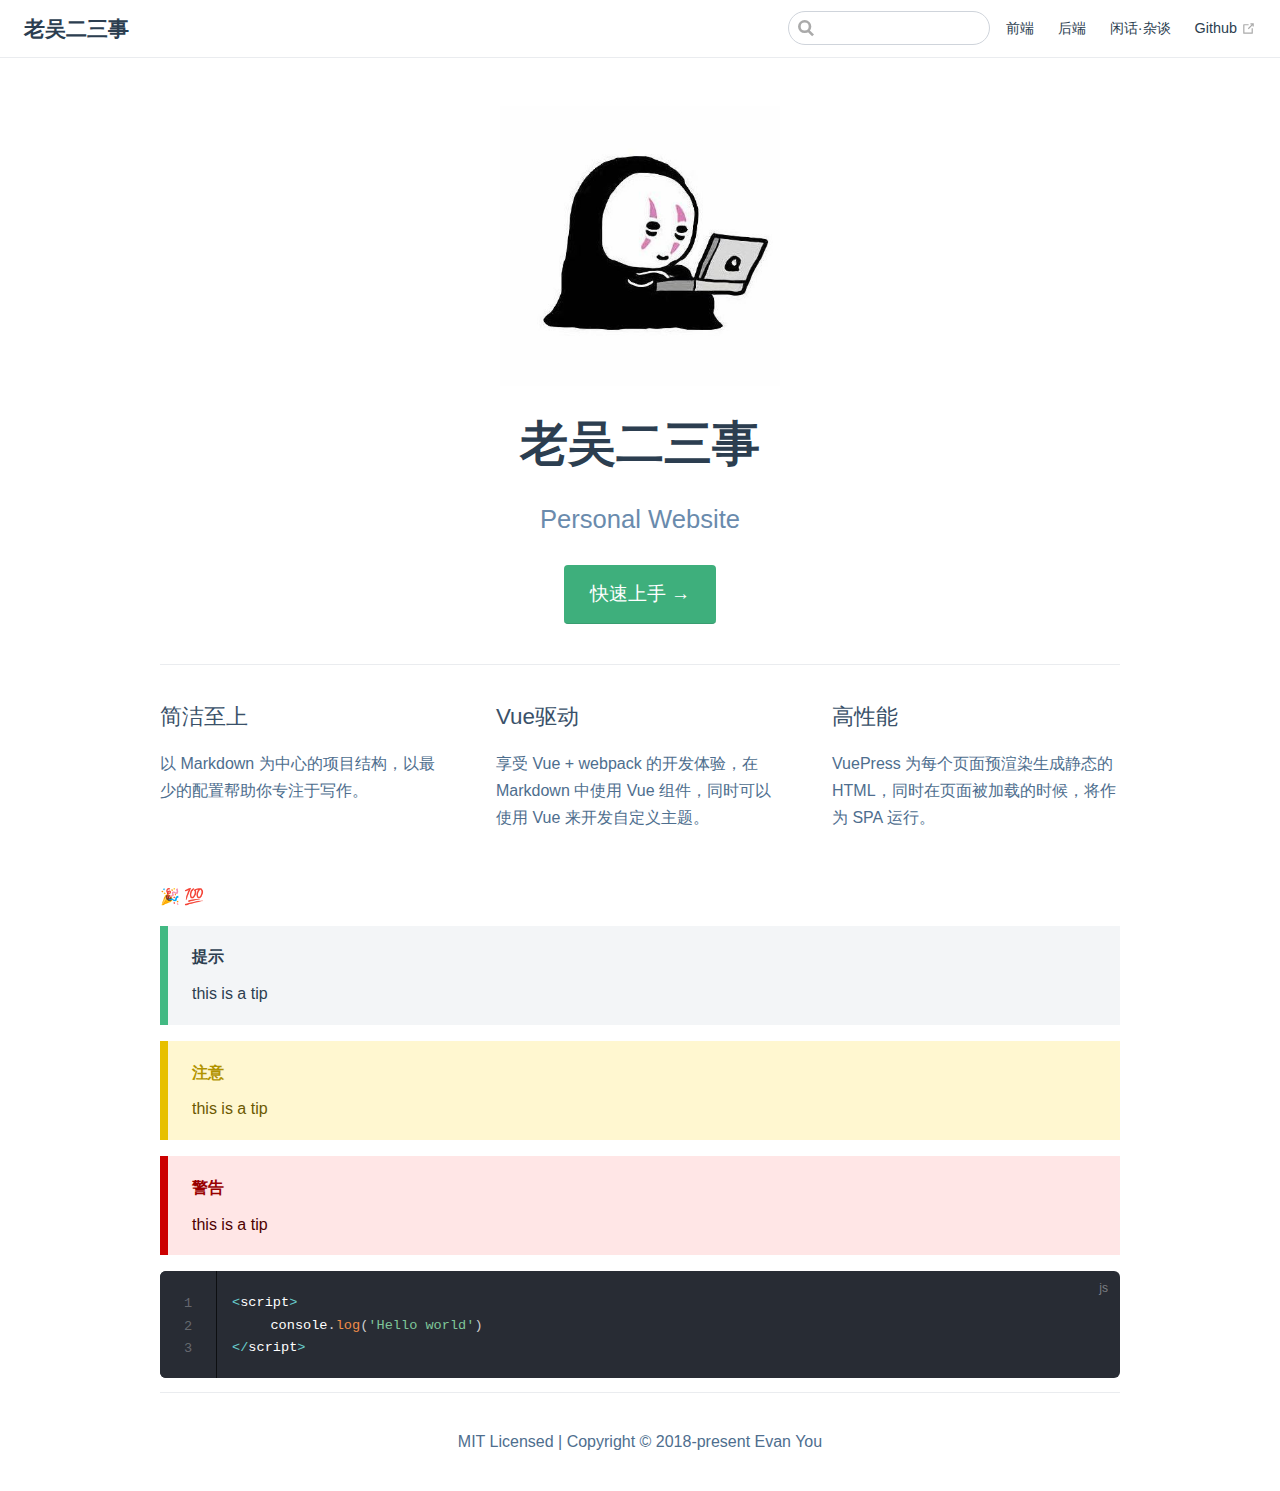
<file: index.html>
<!DOCTYPE html>
<html lang="en-US">
  <head>
    <meta charset="utf-8">
    <meta name="viewport" content="width=device-width,initial-scale=1">
    <title>老吴二三事</title>
    <meta name="generator" content="VuePress 1.5.4">
    <link rel="icon" href="/images/photo.jpg">
    <link rel="manifest" href="/images/photo.jpg">
    <link rel="apple-touch-icon" href="/images/photo.jpg">
    <meta name="description" content="Personal Website">
    <meta http-quiv="pragma" cotent="no-cache">
    <meta http-quiv="pragma" cotent="no-cache,must-revalidate">
    <meta http-quiv="expires" cotent="0">
    <link rel="preload" href="/assets/css/0.styles.3cdc0ec3.css" as="style"><link rel="preload" href="/assets/js/app.0151d90b.js" as="script"><link rel="preload" href="/assets/js/2.cd95f70d.js" as="script"><link rel="preload" href="/assets/js/5.a666e78b.js" as="script"><link rel="prefetch" href="/assets/js/3.855e5902.js"><link rel="prefetch" href="/assets/js/4.08f4aaf6.js"><link rel="prefetch" href="/assets/js/6.bacd368f.js"><link rel="prefetch" href="/assets/js/7.2c61def6.js"><link rel="prefetch" href="/assets/js/8.1e59daa3.js"><link rel="prefetch" href="/assets/js/9.ea0b1e1a.js">
    <link rel="stylesheet" href="/assets/css/0.styles.3cdc0ec3.css">
  </head>
  <body>
    <div id="app" data-server-rendered="true"><div class="theme-container no-sidebar"><header class="navbar"><div class="sidebar-button"><svg xmlns="http://www.w3.org/2000/svg" aria-hidden="true" role="img" viewBox="0 0 448 512" class="icon"><path fill="currentColor" d="M436 124H12c-6.627 0-12-5.373-12-12V80c0-6.627 5.373-12 12-12h424c6.627 0 12 5.373 12 12v32c0 6.627-5.373 12-12 12zm0 160H12c-6.627 0-12-5.373-12-12v-32c0-6.627 5.373-12 12-12h424c6.627 0 12 5.373 12 12v32c0 6.627-5.373 12-12 12zm0 160H12c-6.627 0-12-5.373-12-12v-32c0-6.627 5.373-12 12-12h424c6.627 0 12 5.373 12 12v32c0 6.627-5.373 12-12 12z"></path></svg></div> <a href="/" aria-current="page" class="home-link router-link-exact-active router-link-active"><!----> <span class="site-name">老吴二三事</span></a> <div class="links"><div class="search-box"><input aria-label="Search" autocomplete="off" spellcheck="false" value=""> <!----></div> <nav class="nav-links can-hide"><div class="nav-item"><a href="/accumulate/" class="nav-link">
  前端
</a></div><div class="nav-item"><a href="/algorithm/" class="nav-link">
  后端
</a></div><div class="nav-item"><a href="/others/" class="nav-link">
  闲话·杂谈
</a></div><div class="nav-item"><a href="https://baidu.com" target="_blank" rel="noopener noreferrer" class="nav-link external">
  Github
  <svg xmlns="http://www.w3.org/2000/svg" aria-hidden="true" x="0px" y="0px" viewBox="0 0 100 100" width="15" height="15" class="icon outbound"><path fill="currentColor" d="M18.8,85.1h56l0,0c2.2,0,4-1.8,4-4v-32h-8v28h-48v-48h28v-8h-32l0,0c-2.2,0-4,1.8-4,4v56C14.8,83.3,16.6,85.1,18.8,85.1z"></path> <polygon fill="currentColor" points="45.7,48.7 51.3,54.3 77.2,28.5 77.2,37.2 85.2,37.2 85.2,14.9 62.8,14.9 62.8,22.9 71.5,22.9"></polygon></svg></a></div> <!----></nav></div></header> <div class="sidebar-mask"></div> <aside class="sidebar"><nav class="nav-links"><div class="nav-item"><a href="/accumulate/" class="nav-link">
  前端
</a></div><div class="nav-item"><a href="/algorithm/" class="nav-link">
  后端
</a></div><div class="nav-item"><a href="/others/" class="nav-link">
  闲话·杂谈
</a></div><div class="nav-item"><a href="https://baidu.com" target="_blank" rel="noopener noreferrer" class="nav-link external">
  Github
  <svg xmlns="http://www.w3.org/2000/svg" aria-hidden="true" x="0px" y="0px" viewBox="0 0 100 100" width="15" height="15" class="icon outbound"><path fill="currentColor" d="M18.8,85.1h56l0,0c2.2,0,4-1.8,4-4v-32h-8v28h-48v-48h28v-8h-32l0,0c-2.2,0-4,1.8-4,4v56C14.8,83.3,16.6,85.1,18.8,85.1z"></path> <polygon fill="currentColor" points="45.7,48.7 51.3,54.3 77.2,28.5 77.2,37.2 85.2,37.2 85.2,14.9 62.8,14.9 62.8,22.9 71.5,22.9"></polygon></svg></a></div> <!----></nav>  <ul class="sidebar-links"><li><section class="sidebar-group depth-0"><p class="sidebar-heading open"><span>Home</span> <!----></p> <!----></section></li></ul> </aside> <main aria-labelledby="main-title" class="home"><header class="hero"><img src="/images/photo.jpg" alt="hero"> <h1 id="main-title">
      老吴二三事
    </h1> <p class="description">
      Personal Website
    </p> <p class="action"><a href="/guide.html" class="nav-link action-button">
  快速上手 →
</a></p></header> <div class="features"><div class="feature"><h2>简洁至上</h2> <p>以 Markdown 为中心的项目结构，以最少的配置帮助你专注于写作。</p></div><div class="feature"><h2>Vue驱动</h2> <p>享受 Vue + webpack 的开发体验，在 Markdown 中使用 Vue 组件，同时可以使用 Vue 来开发自定义主题。</p></div><div class="feature"><h2>高性能</h2> <p>VuePress 为每个页面预渲染生成静态的 HTML，同时在页面被加载的时候，将作为 SPA 运行。</p></div></div> <div class="theme-default-content custom content__default"><p>🎉 💯</p> <div class="custom-block tip"><p class="custom-block-title">提示</p> <p>this is a tip</p></div> <div class="custom-block warning"><p class="custom-block-title">注意</p> <p>this is a tip</p></div> <div class="custom-block danger"><p class="custom-block-title">警告</p> <p>this is a tip</p></div> <div class="language-js line-numbers-mode"><pre class="language-js"><code><span class="token operator">&lt;</span>script<span class="token operator">&gt;</span>
	console<span class="token punctuation">.</span><span class="token function">log</span><span class="token punctuation">(</span><span class="token string">'Hello world'</span><span class="token punctuation">)</span>
<span class="token operator">&lt;</span><span class="token operator">/</span>script<span class="token operator">&gt;</span>
</code></pre> <div class="line-numbers-wrapper"><span class="line-number">1</span><br><span class="line-number">2</span><br><span class="line-number">3</span><br></div></div></div> <div class="footer">
    MIT Licensed | Copyright © 2018-present Evan You
  </div></main></div><div class="global-ui"></div></div>
    <script src="/assets/js/app.0151d90b.js" defer></script><script src="/assets/js/2.cd95f70d.js" defer></script><script src="/assets/js/5.a666e78b.js" defer></script>
  </body>
</html>
</file>
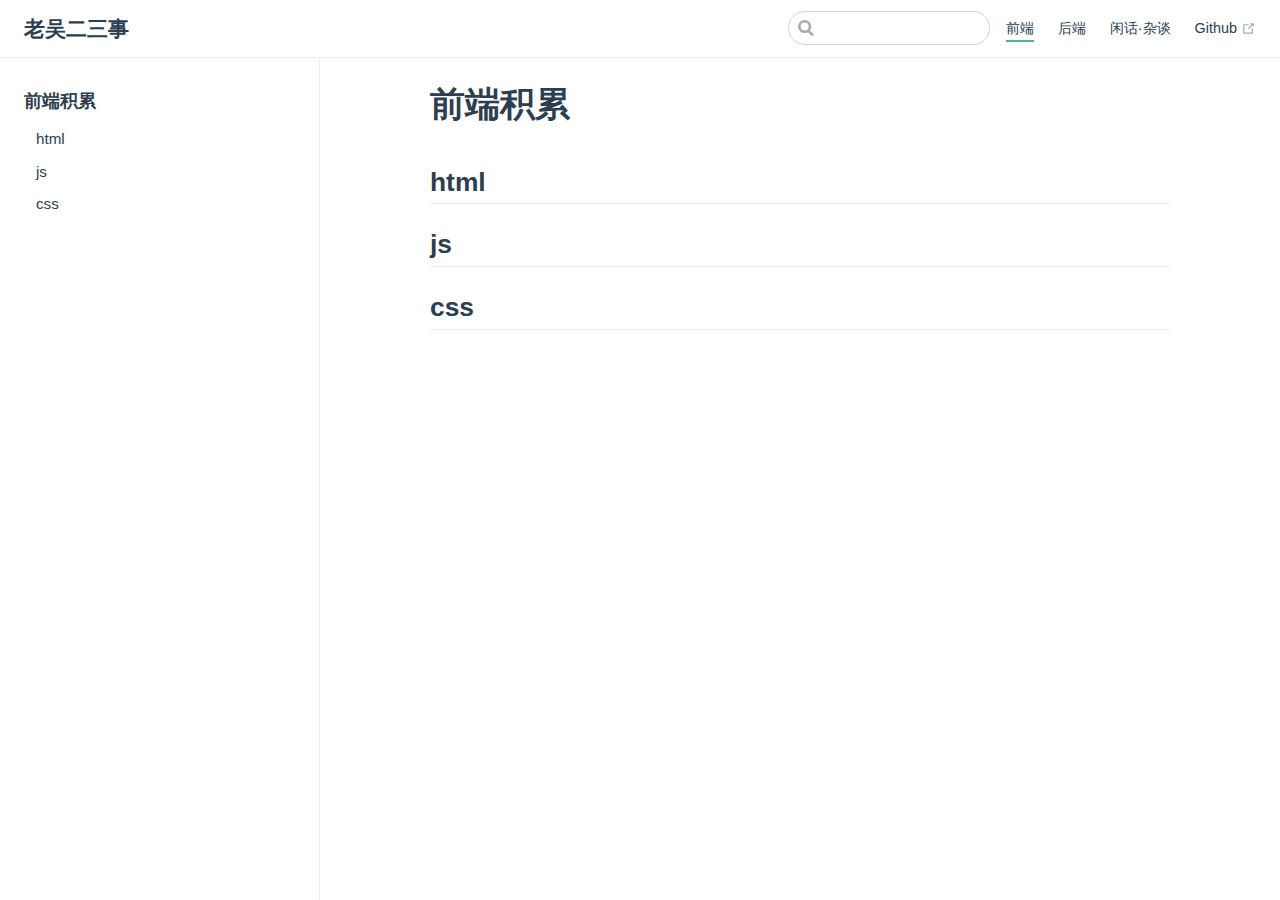
<file: accumulate/index.html>
<!DOCTYPE html>
<html lang="en-US">
  <head>
    <meta charset="utf-8">
    <meta name="viewport" content="width=device-width,initial-scale=1">
    <title>前端积累 | 老吴二三事</title>
    <meta name="generator" content="VuePress 1.5.4">
    <link rel="icon" href="/images/photo.jpg">
    <link rel="manifest" href="/images/photo.jpg">
    <link rel="apple-touch-icon" href="/images/photo.jpg">
    <meta name="description" content="Personal Website">
    <meta http-quiv="pragma" cotent="no-cache">
    <meta http-quiv="pragma" cotent="no-cache,must-revalidate">
    <meta http-quiv="expires" cotent="0">
    <link rel="preload" href="/assets/css/0.styles.3cdc0ec3.css" as="style"><link rel="preload" href="/assets/js/app.0151d90b.js" as="script"><link rel="preload" href="/assets/js/2.cd95f70d.js" as="script"><link rel="preload" href="/assets/js/6.bacd368f.js" as="script"><link rel="prefetch" href="/assets/js/3.855e5902.js"><link rel="prefetch" href="/assets/js/4.08f4aaf6.js"><link rel="prefetch" href="/assets/js/5.a666e78b.js"><link rel="prefetch" href="/assets/js/7.2c61def6.js"><link rel="prefetch" href="/assets/js/8.1e59daa3.js"><link rel="prefetch" href="/assets/js/9.ea0b1e1a.js">
    <link rel="stylesheet" href="/assets/css/0.styles.3cdc0ec3.css">
  </head>
  <body>
    <div id="app" data-server-rendered="true"><div class="theme-container"><header class="navbar"><div class="sidebar-button"><svg xmlns="http://www.w3.org/2000/svg" aria-hidden="true" role="img" viewBox="0 0 448 512" class="icon"><path fill="currentColor" d="M436 124H12c-6.627 0-12-5.373-12-12V80c0-6.627 5.373-12 12-12h424c6.627 0 12 5.373 12 12v32c0 6.627-5.373 12-12 12zm0 160H12c-6.627 0-12-5.373-12-12v-32c0-6.627 5.373-12 12-12h424c6.627 0 12 5.373 12 12v32c0 6.627-5.373 12-12 12zm0 160H12c-6.627 0-12-5.373-12-12v-32c0-6.627 5.373-12 12-12h424c6.627 0 12 5.373 12 12v32c0 6.627-5.373 12-12 12z"></path></svg></div> <a href="/" class="home-link router-link-active"><!----> <span class="site-name">老吴二三事</span></a> <div class="links"><div class="search-box"><input aria-label="Search" autocomplete="off" spellcheck="false" value=""> <!----></div> <nav class="nav-links can-hide"><div class="nav-item"><a href="/accumulate/" aria-current="page" class="nav-link router-link-exact-active router-link-active">
  前端
</a></div><div class="nav-item"><a href="/algorithm/" class="nav-link">
  后端
</a></div><div class="nav-item"><a href="/others/" class="nav-link">
  闲话·杂谈
</a></div><div class="nav-item"><a href="https://baidu.com" target="_blank" rel="noopener noreferrer" class="nav-link external">
  Github
  <svg xmlns="http://www.w3.org/2000/svg" aria-hidden="true" x="0px" y="0px" viewBox="0 0 100 100" width="15" height="15" class="icon outbound"><path fill="currentColor" d="M18.8,85.1h56l0,0c2.2,0,4-1.8,4-4v-32h-8v28h-48v-48h28v-8h-32l0,0c-2.2,0-4,1.8-4,4v56C14.8,83.3,16.6,85.1,18.8,85.1z"></path> <polygon fill="currentColor" points="45.7,48.7 51.3,54.3 77.2,28.5 77.2,37.2 85.2,37.2 85.2,14.9 62.8,14.9 62.8,22.9 71.5,22.9"></polygon></svg></a></div> <!----></nav></div></header> <div class="sidebar-mask"></div> <aside class="sidebar"><nav class="nav-links"><div class="nav-item"><a href="/accumulate/" aria-current="page" class="nav-link router-link-exact-active router-link-active">
  前端
</a></div><div class="nav-item"><a href="/algorithm/" class="nav-link">
  后端
</a></div><div class="nav-item"><a href="/others/" class="nav-link">
  闲话·杂谈
</a></div><div class="nav-item"><a href="https://baidu.com" target="_blank" rel="noopener noreferrer" class="nav-link external">
  Github
  <svg xmlns="http://www.w3.org/2000/svg" aria-hidden="true" x="0px" y="0px" viewBox="0 0 100 100" width="15" height="15" class="icon outbound"><path fill="currentColor" d="M18.8,85.1h56l0,0c2.2,0,4-1.8,4-4v-32h-8v28h-48v-48h28v-8h-32l0,0c-2.2,0-4,1.8-4,4v56C14.8,83.3,16.6,85.1,18.8,85.1z"></path> <polygon fill="currentColor" points="45.7,48.7 51.3,54.3 77.2,28.5 77.2,37.2 85.2,37.2 85.2,14.9 62.8,14.9 62.8,22.9 71.5,22.9"></polygon></svg></a></div> <!----></nav>  <ul class="sidebar-links"><li><section class="sidebar-group depth-0"><p class="sidebar-heading open"><span>前端积累</span> <!----></p> <ul class="sidebar-links sidebar-group-items"><li><a href="/accumulate/#html" class="sidebar-link">html</a><ul class="sidebar-sub-headers"></ul></li><li><a href="/accumulate/#js" class="sidebar-link">js</a><ul class="sidebar-sub-headers"></ul></li><li><a href="/accumulate/#css" class="sidebar-link">css</a><ul class="sidebar-sub-headers"></ul></li></ul></section></li></ul> </aside> <main class="page"> <div class="theme-default-content content__default"><h1 id="前端积累"><a href="#前端积累" class="header-anchor">#</a> 前端积累</h1> <h2 id="html"><a href="#html" class="header-anchor">#</a> html</h2> <h2 id="js"><a href="#js" class="header-anchor">#</a> js</h2> <h2 id="css"><a href="#css" class="header-anchor">#</a> css</h2></div> <footer class="page-edit"><!----> <!----></footer> <!----> </main></div><div class="global-ui"></div></div>
    <script src="/assets/js/app.0151d90b.js" defer></script><script src="/assets/js/2.cd95f70d.js" defer></script><script src="/assets/js/6.bacd368f.js" defer></script>
  </body>
</html>
</file>
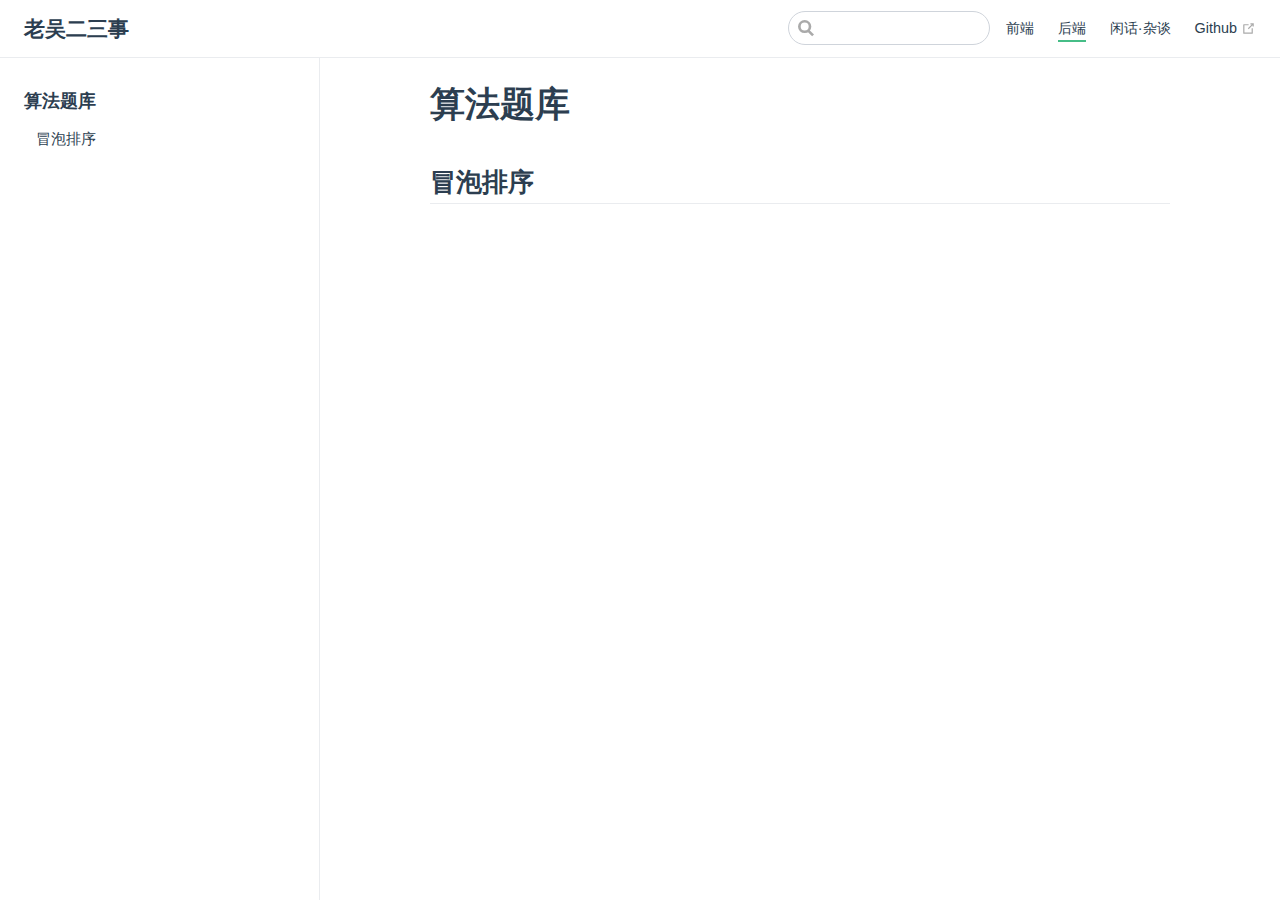
<file: algorithm/index.html>
<!DOCTYPE html>
<html lang="en-US">
  <head>
    <meta charset="utf-8">
    <meta name="viewport" content="width=device-width,initial-scale=1">
    <title>算法题库 | 老吴二三事</title>
    <meta name="generator" content="VuePress 1.5.4">
    <link rel="icon" href="/images/photo.jpg">
    <link rel="manifest" href="/images/photo.jpg">
    <link rel="apple-touch-icon" href="/images/photo.jpg">
    <meta name="description" content="Personal Website">
    <meta http-quiv="pragma" cotent="no-cache">
    <meta http-quiv="pragma" cotent="no-cache,must-revalidate">
    <meta http-quiv="expires" cotent="0">
    <link rel="preload" href="/assets/css/0.styles.3cdc0ec3.css" as="style"><link rel="preload" href="/assets/js/app.0151d90b.js" as="script"><link rel="preload" href="/assets/js/2.cd95f70d.js" as="script"><link rel="preload" href="/assets/js/7.2c61def6.js" as="script"><link rel="prefetch" href="/assets/js/3.855e5902.js"><link rel="prefetch" href="/assets/js/4.08f4aaf6.js"><link rel="prefetch" href="/assets/js/5.a666e78b.js"><link rel="prefetch" href="/assets/js/6.bacd368f.js"><link rel="prefetch" href="/assets/js/8.1e59daa3.js"><link rel="prefetch" href="/assets/js/9.ea0b1e1a.js">
    <link rel="stylesheet" href="/assets/css/0.styles.3cdc0ec3.css">
  </head>
  <body>
    <div id="app" data-server-rendered="true"><div class="theme-container"><header class="navbar"><div class="sidebar-button"><svg xmlns="http://www.w3.org/2000/svg" aria-hidden="true" role="img" viewBox="0 0 448 512" class="icon"><path fill="currentColor" d="M436 124H12c-6.627 0-12-5.373-12-12V80c0-6.627 5.373-12 12-12h424c6.627 0 12 5.373 12 12v32c0 6.627-5.373 12-12 12zm0 160H12c-6.627 0-12-5.373-12-12v-32c0-6.627 5.373-12 12-12h424c6.627 0 12 5.373 12 12v32c0 6.627-5.373 12-12 12zm0 160H12c-6.627 0-12-5.373-12-12v-32c0-6.627 5.373-12 12-12h424c6.627 0 12 5.373 12 12v32c0 6.627-5.373 12-12 12z"></path></svg></div> <a href="/" class="home-link router-link-active"><!----> <span class="site-name">老吴二三事</span></a> <div class="links"><div class="search-box"><input aria-label="Search" autocomplete="off" spellcheck="false" value=""> <!----></div> <nav class="nav-links can-hide"><div class="nav-item"><a href="/accumulate/" class="nav-link">
  前端
</a></div><div class="nav-item"><a href="/algorithm/" aria-current="page" class="nav-link router-link-exact-active router-link-active">
  后端
</a></div><div class="nav-item"><a href="/others/" class="nav-link">
  闲话·杂谈
</a></div><div class="nav-item"><a href="https://baidu.com" target="_blank" rel="noopener noreferrer" class="nav-link external">
  Github
  <svg xmlns="http://www.w3.org/2000/svg" aria-hidden="true" x="0px" y="0px" viewBox="0 0 100 100" width="15" height="15" class="icon outbound"><path fill="currentColor" d="M18.8,85.1h56l0,0c2.2,0,4-1.8,4-4v-32h-8v28h-48v-48h28v-8h-32l0,0c-2.2,0-4,1.8-4,4v56C14.8,83.3,16.6,85.1,18.8,85.1z"></path> <polygon fill="currentColor" points="45.7,48.7 51.3,54.3 77.2,28.5 77.2,37.2 85.2,37.2 85.2,14.9 62.8,14.9 62.8,22.9 71.5,22.9"></polygon></svg></a></div> <!----></nav></div></header> <div class="sidebar-mask"></div> <aside class="sidebar"><nav class="nav-links"><div class="nav-item"><a href="/accumulate/" class="nav-link">
  前端
</a></div><div class="nav-item"><a href="/algorithm/" aria-current="page" class="nav-link router-link-exact-active router-link-active">
  后端
</a></div><div class="nav-item"><a href="/others/" class="nav-link">
  闲话·杂谈
</a></div><div class="nav-item"><a href="https://baidu.com" target="_blank" rel="noopener noreferrer" class="nav-link external">
  Github
  <svg xmlns="http://www.w3.org/2000/svg" aria-hidden="true" x="0px" y="0px" viewBox="0 0 100 100" width="15" height="15" class="icon outbound"><path fill="currentColor" d="M18.8,85.1h56l0,0c2.2,0,4-1.8,4-4v-32h-8v28h-48v-48h28v-8h-32l0,0c-2.2,0-4,1.8-4,4v56C14.8,83.3,16.6,85.1,18.8,85.1z"></path> <polygon fill="currentColor" points="45.7,48.7 51.3,54.3 77.2,28.5 77.2,37.2 85.2,37.2 85.2,14.9 62.8,14.9 62.8,22.9 71.5,22.9"></polygon></svg></a></div> <!----></nav>  <ul class="sidebar-links"><li><section class="sidebar-group depth-0"><p class="sidebar-heading open"><span>算法题库</span> <!----></p> <ul class="sidebar-links sidebar-group-items"><li><a href="/algorithm/#冒泡排序" class="sidebar-link">冒泡排序</a><ul class="sidebar-sub-headers"></ul></li></ul></section></li></ul> </aside> <main class="page"> <div class="theme-default-content content__default"><h1 id="算法题库"><a href="#算法题库" class="header-anchor">#</a> 算法题库</h1> <h2 id="冒泡排序"><a href="#冒泡排序" class="header-anchor">#</a> 冒泡排序</h2></div> <footer class="page-edit"><!----> <!----></footer> <!----> </main></div><div class="global-ui"></div></div>
    <script src="/assets/js/app.0151d90b.js" defer></script><script src="/assets/js/2.cd95f70d.js" defer></script><script src="/assets/js/7.2c61def6.js" defer></script>
  </body>
</html>
</file>
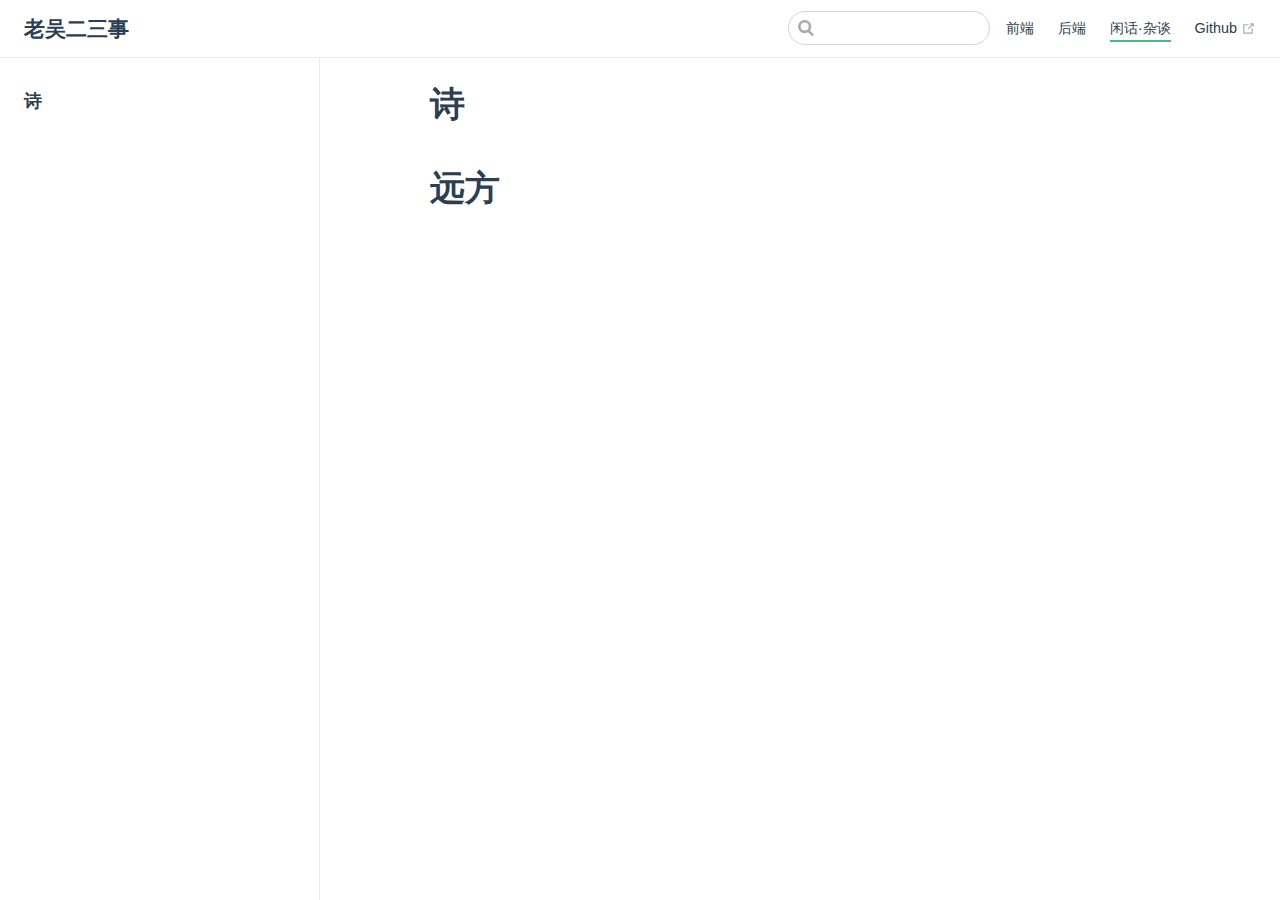
<file: others/index.html>
<!DOCTYPE html>
<html lang="en-US">
  <head>
    <meta charset="utf-8">
    <meta name="viewport" content="width=device-width,initial-scale=1">
    <title>诗 | 老吴二三事</title>
    <meta name="generator" content="VuePress 1.5.4">
    <link rel="icon" href="/images/photo.jpg">
    <link rel="manifest" href="/images/photo.jpg">
    <link rel="apple-touch-icon" href="/images/photo.jpg">
    <meta name="description" content="Personal Website">
    <meta http-quiv="pragma" cotent="no-cache">
    <meta http-quiv="pragma" cotent="no-cache,must-revalidate">
    <meta http-quiv="expires" cotent="0">
    <link rel="preload" href="/assets/css/0.styles.3cdc0ec3.css" as="style"><link rel="preload" href="/assets/js/app.0151d90b.js" as="script"><link rel="preload" href="/assets/js/2.cd95f70d.js" as="script"><link rel="preload" href="/assets/js/9.ea0b1e1a.js" as="script"><link rel="prefetch" href="/assets/js/3.855e5902.js"><link rel="prefetch" href="/assets/js/4.08f4aaf6.js"><link rel="prefetch" href="/assets/js/5.a666e78b.js"><link rel="prefetch" href="/assets/js/6.bacd368f.js"><link rel="prefetch" href="/assets/js/7.2c61def6.js"><link rel="prefetch" href="/assets/js/8.1e59daa3.js">
    <link rel="stylesheet" href="/assets/css/0.styles.3cdc0ec3.css">
  </head>
  <body>
    <div id="app" data-server-rendered="true"><div class="theme-container"><header class="navbar"><div class="sidebar-button"><svg xmlns="http://www.w3.org/2000/svg" aria-hidden="true" role="img" viewBox="0 0 448 512" class="icon"><path fill="currentColor" d="M436 124H12c-6.627 0-12-5.373-12-12V80c0-6.627 5.373-12 12-12h424c6.627 0 12 5.373 12 12v32c0 6.627-5.373 12-12 12zm0 160H12c-6.627 0-12-5.373-12-12v-32c0-6.627 5.373-12 12-12h424c6.627 0 12 5.373 12 12v32c0 6.627-5.373 12-12 12zm0 160H12c-6.627 0-12-5.373-12-12v-32c0-6.627 5.373-12 12-12h424c6.627 0 12 5.373 12 12v32c0 6.627-5.373 12-12 12z"></path></svg></div> <a href="/" class="home-link router-link-active"><!----> <span class="site-name">老吴二三事</span></a> <div class="links"><div class="search-box"><input aria-label="Search" autocomplete="off" spellcheck="false" value=""> <!----></div> <nav class="nav-links can-hide"><div class="nav-item"><a href="/accumulate/" class="nav-link">
  前端
</a></div><div class="nav-item"><a href="/algorithm/" class="nav-link">
  后端
</a></div><div class="nav-item"><a href="/others/" aria-current="page" class="nav-link router-link-exact-active router-link-active">
  闲话·杂谈
</a></div><div class="nav-item"><a href="https://baidu.com" target="_blank" rel="noopener noreferrer" class="nav-link external">
  Github
  <svg xmlns="http://www.w3.org/2000/svg" aria-hidden="true" x="0px" y="0px" viewBox="0 0 100 100" width="15" height="15" class="icon outbound"><path fill="currentColor" d="M18.8,85.1h56l0,0c2.2,0,4-1.8,4-4v-32h-8v28h-48v-48h28v-8h-32l0,0c-2.2,0-4,1.8-4,4v56C14.8,83.3,16.6,85.1,18.8,85.1z"></path> <polygon fill="currentColor" points="45.7,48.7 51.3,54.3 77.2,28.5 77.2,37.2 85.2,37.2 85.2,14.9 62.8,14.9 62.8,22.9 71.5,22.9"></polygon></svg></a></div> <!----></nav></div></header> <div class="sidebar-mask"></div> <aside class="sidebar"><nav class="nav-links"><div class="nav-item"><a href="/accumulate/" class="nav-link">
  前端
</a></div><div class="nav-item"><a href="/algorithm/" class="nav-link">
  后端
</a></div><div class="nav-item"><a href="/others/" aria-current="page" class="nav-link router-link-exact-active router-link-active">
  闲话·杂谈
</a></div><div class="nav-item"><a href="https://baidu.com" target="_blank" rel="noopener noreferrer" class="nav-link external">
  Github
  <svg xmlns="http://www.w3.org/2000/svg" aria-hidden="true" x="0px" y="0px" viewBox="0 0 100 100" width="15" height="15" class="icon outbound"><path fill="currentColor" d="M18.8,85.1h56l0,0c2.2,0,4-1.8,4-4v-32h-8v28h-48v-48h28v-8h-32l0,0c-2.2,0-4,1.8-4,4v56C14.8,83.3,16.6,85.1,18.8,85.1z"></path> <polygon fill="currentColor" points="45.7,48.7 51.3,54.3 77.2,28.5 77.2,37.2 85.2,37.2 85.2,14.9 62.8,14.9 62.8,22.9 71.5,22.9"></polygon></svg></a></div> <!----></nav>  <ul class="sidebar-links"><li><section class="sidebar-group depth-0"><p class="sidebar-heading open"><span>诗</span> <!----></p> <!----></section></li></ul> </aside> <main class="page"> <div class="theme-default-content content__default"><h1 id="诗"><a href="#诗" class="header-anchor">#</a> 诗</h1> <h1 id="远方"><a href="#远方" class="header-anchor">#</a> 远方</h1></div> <footer class="page-edit"><!----> <!----></footer> <!----> </main></div><div class="global-ui"></div></div>
    <script src="/assets/js/app.0151d90b.js" defer></script><script src="/assets/js/2.cd95f70d.js" defer></script><script src="/assets/js/9.ea0b1e1a.js" defer></script>
  </body>
</html>
</file>
<file: assets/css/0.styles.3cdc0ec3.css>
code[class*=language-],pre[class*=language-]{color:#ccc;background:none;font-family:Consolas,Monaco,Andale Mono,Ubuntu Mono,monospace;font-size:1em;text-align:left;white-space:pre;word-spacing:normal;word-break:normal;word-wrap:normal;line-height:1.5;-moz-tab-size:4;tab-size:4;-webkit-hyphens:none;-ms-hyphens:none;hyphens:none}pre[class*=language-]{padding:1em;margin:.5em 0;overflow:auto}:not(pre)>code[class*=language-],pre[class*=language-]{background:#2d2d2d}:not(pre)>code[class*=language-]{padding:.1em;border-radius:.3em;white-space:normal}.token.block-comment,.token.cdata,.token.comment,.token.doctype,.token.prolog{color:#999}.token.punctuation{color:#ccc}.token.attr-name,.token.deleted,.token.namespace,.token.tag{color:#e2777a}.token.function-name{color:#6196cc}.token.boolean,.token.function,.token.number{color:#f08d49}.token.class-name,.token.constant,.token.property,.token.symbol{color:#f8c555}.token.atrule,.token.builtin,.token.important,.token.keyword,.token.selector{color:#cc99cd}.token.attr-value,.token.char,.token.regex,.token.string,.token.variable{color:#7ec699}.token.entity,.token.operator,.token.url{color:#67cdcc}.token.bold,.token.important{font-weight:700}.token.italic{font-style:italic}.token.entity{cursor:help}.token.inserted{color:green}.theme-default-content code{color:#476582;padding:.25rem .5rem;margin:0;font-size:.85em;background-color:rgba(27,31,35,.05);border-radius:3px}.theme-default-content code .token.deleted{color:#ec5975}.theme-default-content code .token.inserted{color:#3eaf7c}.theme-default-content pre,.theme-default-content pre[class*=language-]{line-height:1.4;padding:1.25rem 1.5rem;margin:.85rem 0;background-color:#282c34;border-radius:6px;overflow:auto}.theme-default-content pre[class*=language-] code,.theme-default-content pre code{color:#fff;padding:0;background-color:transparent;border-radius:0}div[class*=language-]{position:relative;background-color:#282c34;border-radius:6px}div[class*=language-] .highlight-lines{-webkit-user-select:none;-ms-user-select:none;user-select:none;padding-top:1.3rem;position:absolute;top:0;left:0;width:100%;line-height:1.4}div[class*=language-] .highlight-lines .highlighted{background-color:rgba(0,0,0,.66)}div[class*=language-] pre,div[class*=language-] pre[class*=language-]{background:transparent;position:relative;z-index:1}div[class*=language-]:before{position:absolute;z-index:3;top:.8em;right:1em;font-size:.75rem;color:hsla(0,0%,100%,.4)}div[class*=language-]:not(.line-numbers-mode) .line-numbers-wrapper{display:none}div[class*=language-].line-numbers-mode .highlight-lines .highlighted{position:relative}div[class*=language-].line-numbers-mode .highlight-lines .highlighted:before{content:" ";position:absolute;z-index:3;left:0;top:0;display:block;width:3.5rem;height:100%;background-color:rgba(0,0,0,.66)}div[class*=language-].line-numbers-mode pre{padding-left:4.5rem;vertical-align:middle}div[class*=language-].line-numbers-mode .line-numbers-wrapper{position:absolute;top:0;width:3.5rem;text-align:center;color:hsla(0,0%,100%,.3);padding:1.25rem 0;line-height:1.4}div[class*=language-].line-numbers-mode .line-numbers-wrapper br{-webkit-user-select:none;-ms-user-select:none;user-select:none}div[class*=language-].line-numbers-mode .line-numbers-wrapper .line-number{position:relative;z-index:4;-webkit-user-select:none;-ms-user-select:none;user-select:none;font-size:.85em}div[class*=language-].line-numbers-mode:after{content:"";position:absolute;z-index:2;top:0;left:0;width:3.5rem;height:100%;border-radius:6px 0 0 6px;border-right:1px solid rgba(0,0,0,.66);background-color:#282c34}div[class~=language-js]:before{content:"js"}div[class~=language-ts]:before{content:"ts"}div[class~=language-html]:before{content:"html"}div[class~=language-md]:before{content:"md"}div[class~=language-vue]:before{content:"vue"}div[class~=language-css]:before{content:"css"}div[class~=language-sass]:before{content:"sass"}div[class~=language-scss]:before{content:"scss"}div[class~=language-less]:before{content:"less"}div[class~=language-stylus]:before{content:"stylus"}div[class~=language-go]:before{content:"go"}div[class~=language-java]:before{content:"java"}div[class~=language-c]:before{content:"c"}div[class~=language-sh]:before{content:"sh"}div[class~=language-yaml]:before{content:"yaml"}div[class~=language-py]:before{content:"py"}div[class~=language-docker]:before{content:"docker"}div[class~=language-dockerfile]:before{content:"dockerfile"}div[class~=language-makefile]:before{content:"makefile"}div[class~=language-javascript]:before{content:"js"}div[class~=language-typescript]:before{content:"ts"}div[class~=language-markup]:before{content:"html"}div[class~=language-markdown]:before{content:"md"}div[class~=language-json]:before{content:"json"}div[class~=language-ruby]:before{content:"rb"}div[class~=language-python]:before{content:"py"}div[class~=language-bash]:before{content:"sh"}div[class~=language-php]:before{content:"php"}.custom-block .custom-block-title{font-weight:600;margin-bottom:-.4rem}.custom-block.danger,.custom-block.tip,.custom-block.warning{padding:.1rem 1.5rem;border-left-width:.5rem;border-left-style:solid;margin:1rem 0}.custom-block.tip{background-color:#f3f5f7;border-color:#42b983}.custom-block.warning{background-color:rgba(255,229,100,.3);border-color:#e7c000;color:#6b5900}.custom-block.warning .custom-block-title{color:#b29400}.custom-block.warning a{color:#2c3e50}.custom-block.danger{background-color:#ffe6e6;border-color:#c00;color:#4d0000}.custom-block.danger .custom-block-title{color:#900}.custom-block.danger a{color:#2c3e50}.custom-block.details{display:block;position:relative;border-radius:2px;margin:1.6em 0;padding:1.6em;background-color:#eee}.custom-block.details h4{margin-top:0}.custom-block.details figure:last-child,.custom-block.details p:last-child{margin-bottom:0;padding-bottom:0}.custom-block.details summary{outline:none;cursor:pointer}.arrow{display:inline-block;width:0;height:0}.arrow.up{border-bottom:6px solid #ccc}.arrow.down,.arrow.up{border-left:4px solid transparent;border-right:4px solid transparent}.arrow.down{border-top:6px solid #ccc}.arrow.right{border-left:6px solid #ccc}.arrow.left,.arrow.right{border-top:4px solid transparent;border-bottom:4px solid transparent}.arrow.left{border-right:6px solid #ccc}.theme-default-content:not(.custom){max-width:740px;margin:0 auto;padding:2rem 2.5rem}@media (max-width:959px){.theme-default-content:not(.custom){padding:2rem}}@media (max-width:419px){.theme-default-content:not(.custom){padding:1.5rem}}.table-of-contents .badge{vertical-align:middle}body,html{padding:0;margin:0;background-color:#fff}body{font-family:-apple-system,BlinkMacSystemFont,Segoe UI,Roboto,Oxygen,Ubuntu,Cantarell,Fira Sans,Droid Sans,Helvetica Neue,sans-serif;-webkit-font-smoothing:antialiased;-moz-osx-font-smoothing:grayscale;font-size:16px;color:#2c3e50}.page{padding-left:20rem}.navbar{z-index:20;right:0;height:3.6rem;background-color:#fff;box-sizing:border-box;border-bottom:1px solid #eaecef}.navbar,.sidebar-mask{position:fixed;top:0;left:0}.sidebar-mask{z-index:9;width:100vw;height:100vh;display:none}.sidebar{font-size:16px;background-color:#fff;width:20rem;position:fixed;z-index:10;margin:0;top:3.6rem;left:0;bottom:0;box-sizing:border-box;border-right:1px solid #eaecef;overflow-y:auto}.theme-default-content:not(.custom)>:first-child{margin-top:3.6rem}.theme-default-content:not(.custom) a:hover{text-decoration:underline}.theme-default-content:not(.custom) p.demo{padding:1rem 1.5rem;border:1px solid #ddd;border-radius:4px}.theme-default-content:not(.custom) img{max-width:100%}.theme-default-content.custom{padding:0;margin:0}.theme-default-content.custom img{max-width:100%}a{font-weight:500;text-decoration:none}a,p a code{color:#3eaf7c}p a code{font-weight:400}kbd{background:#eee;border:.15rem solid #ddd;border-bottom:.25rem solid #ddd;border-radius:.15rem;padding:0 .15em}blockquote{font-size:1rem;color:#999;border-left:.2rem solid #dfe2e5;margin:1rem 0;padding:.25rem 0 .25rem 1rem}blockquote>p{margin:0}ol,ul{padding-left:1.2em}strong{font-weight:600}h1,h2,h3,h4,h5,h6{font-weight:600;line-height:1.25}.theme-default-content:not(.custom)>h1,.theme-default-content:not(.custom)>h2,.theme-default-content:not(.custom)>h3,.theme-default-content:not(.custom)>h4,.theme-default-content:not(.custom)>h5,.theme-default-content:not(.custom)>h6{margin-top:-3.1rem;padding-top:4.6rem;margin-bottom:0}.theme-default-content:not(.custom)>h1:first-child,.theme-default-content:not(.custom)>h2:first-child,.theme-default-content:not(.custom)>h3:first-child,.theme-default-content:not(.custom)>h4:first-child,.theme-default-content:not(.custom)>h5:first-child,.theme-default-content:not(.custom)>h6:first-child{margin-top:-1.5rem;margin-bottom:1rem}.theme-default-content:not(.custom)>h1:first-child+.custom-block,.theme-default-content:not(.custom)>h1:first-child+p,.theme-default-content:not(.custom)>h1:first-child+pre,.theme-default-content:not(.custom)>h2:first-child+.custom-block,.theme-default-content:not(.custom)>h2:first-child+p,.theme-default-content:not(.custom)>h2:first-child+pre,.theme-default-content:not(.custom)>h3:first-child+.custom-block,.theme-default-content:not(.custom)>h3:first-child+p,.theme-default-content:not(.custom)>h3:first-child+pre,.theme-default-content:not(.custom)>h4:first-child+.custom-block,.theme-default-content:not(.custom)>h4:first-child+p,.theme-default-content:not(.custom)>h4:first-child+pre,.theme-default-content:not(.custom)>h5:first-child+.custom-block,.theme-default-content:not(.custom)>h5:first-child+p,.theme-default-content:not(.custom)>h5:first-child+pre,.theme-default-content:not(.custom)>h6:first-child+.custom-block,.theme-default-content:not(.custom)>h6:first-child+p,.theme-default-content:not(.custom)>h6:first-child+pre{margin-top:2rem}h1:hover .header-anchor,h2:hover .header-anchor,h3:hover .header-anchor,h4:hover .header-anchor,h5:hover .header-anchor,h6:hover .header-anchor{opacity:1}h1{font-size:2.2rem}h2{font-size:1.65rem;padding-bottom:.3rem;border-bottom:1px solid #eaecef}h3{font-size:1.35rem}a.header-anchor{font-size:.85em;float:left;margin-left:-.87em;padding-right:.23em;margin-top:.125em;opacity:0}a.header-anchor:hover{text-decoration:none}.line-number,code,kbd{font-family:source-code-pro,Menlo,Monaco,Consolas,Courier New,monospace}ol,p,ul{line-height:1.7}hr{border:0;border-top:1px solid #eaecef}table{border-collapse:collapse;margin:1rem 0;display:block;overflow-x:auto}tr{border-top:1px solid #dfe2e5}tr:nth-child(2n){background-color:#f6f8fa}td,th{border:1px solid #dfe2e5;padding:.6em 1em}.theme-container.sidebar-open .sidebar-mask{display:block}.theme-container.no-navbar .theme-default-content:not(.custom)>h1,.theme-container.no-navbar h2,.theme-container.no-navbar h3,.theme-container.no-navbar h4,.theme-container.no-navbar h5,.theme-container.no-navbar h6{margin-top:1.5rem;padding-top:0}.theme-container.no-navbar .sidebar{top:0}@media (min-width:720px){.theme-container.no-sidebar .sidebar{display:none}.theme-container.no-sidebar .page{padding-left:0}}@media (max-width:959px){.sidebar{font-size:15px;width:16.4rem}.page{padding-left:16.4rem}}@media (max-width:719px){.sidebar{top:0;padding-top:3.6rem;transform:translateX(-100%);transition:transform .2s ease}.page{padding-left:0}.theme-container.sidebar-open .sidebar{transform:translateX(0)}.theme-container.no-navbar .sidebar{padding-top:0}}@media (max-width:419px){h1{font-size:1.9rem}.theme-default-content div[class*=language-]{margin:.85rem -1.5rem;border-radius:0}}#nprogress{pointer-events:none}#nprogress .bar{background:#3eaf7c;position:fixed;z-index:1031;top:0;left:0;width:100%;height:2px}#nprogress .peg{display:block;position:absolute;right:0;width:100px;height:100%;box-shadow:0 0 10px #3eaf7c,0 0 5px #3eaf7c;opacity:1;transform:rotate(3deg) translateY(-4px)}#nprogress .spinner{display:block;position:fixed;z-index:1031;top:15px;right:15px}#nprogress .spinner-icon{width:18px;height:18px;box-sizing:border-box;border-color:#3eaf7c transparent transparent #3eaf7c;border-style:solid;border-width:2px;border-radius:50%;animation:nprogress-spinner .4s linear infinite}.nprogress-custom-parent{overflow:hidden;position:relative}.nprogress-custom-parent #nprogress .bar,.nprogress-custom-parent #nprogress .spinner{position:absolute}@keyframes nprogress-spinner{0%{transform:rotate(0deg)}to{transform:rotate(1turn)}}.icon.outbound{color:#aaa;display:inline-block;vertical-align:middle;position:relative;top:-1px}.home{padding:3.6rem 2rem 0;max-width:960px;margin:0 auto;display:block}.home .hero{text-align:center}.home .hero img{max-width:100%;max-height:280px;display:block;margin:3rem auto 1.5rem}.home .hero h1{font-size:3rem}.home .hero .action,.home .hero .description,.home .hero h1{margin:1.8rem auto}.home .hero .description{max-width:35rem;font-size:1.6rem;line-height:1.3;color:#6a8bad}.home .hero .action-button{display:inline-block;font-size:1.2rem;color:#fff;background-color:#3eaf7c;padding:.8rem 1.6rem;border-radius:4px;transition:background-color .1s ease;box-sizing:border-box;border-bottom:1px solid #389d70}.home .hero .action-button:hover{background-color:#4abf8a}.home .features{border-top:1px solid #eaecef;padding:1.2rem 0;margin-top:2.5rem;display:flex;flex-wrap:wrap;align-items:flex-start;align-content:stretch;justify-content:space-between}.home .feature{flex-grow:1;flex-basis:30%;max-width:30%}.home .feature h2{font-size:1.4rem;font-weight:500;border-bottom:none;padding-bottom:0;color:#3a5169}.home .feature p{color:#4e6e8e}.home .footer{padding:2.5rem;border-top:1px solid #eaecef;text-align:center;color:#4e6e8e}@media (max-width:719px){.home .features{flex-direction:column}.home .feature{max-width:100%;padding:0 2.5rem}}@media (max-width:419px){.home{padding-left:1.5rem;padding-right:1.5rem}.home .hero img{max-height:210px;margin:2rem auto 1.2rem}.home .hero h1{font-size:2rem}.home .hero .action,.home .hero .description,.home .hero h1{margin:1.2rem auto}.home .hero .description{font-size:1.2rem}.home .hero .action-button{font-size:1rem;padding:.6rem 1.2rem}.home .feature h2{font-size:1.25rem}}.search-box{display:inline-block;position:relative;margin-right:1rem}.search-box input{cursor:text;width:10rem;height:2rem;color:#4e6e8e;display:inline-block;border:1px solid #cfd4db;border-radius:2rem;font-size:.9rem;line-height:2rem;padding:0 .5rem 0 2rem;outline:none;transition:all .2s ease;background:#fff url(/assets/img/search.83621669.svg) .6rem .5rem no-repeat;background-size:1rem}.search-box input:focus{cursor:auto;border-color:#3eaf7c}.search-box .suggestions{background:#fff;width:20rem;position:absolute;top:2rem;border:1px solid #cfd4db;border-radius:6px;padding:.4rem;list-style-type:none}.search-box .suggestions.align-right{right:0}.search-box .suggestion{line-height:1.4;padding:.4rem .6rem;border-radius:4px;cursor:pointer}.search-box .suggestion a{white-space:normal;color:#5d82a6}.search-box .suggestion a .page-title{font-weight:600}.search-box .suggestion a .header{font-size:.9em;margin-left:.25em}.search-box .suggestion.focused{background-color:#f3f4f5}.search-box .suggestion.focused a{color:#3eaf7c}@media (max-width:959px){.search-box input{cursor:pointer;width:0;border-color:transparent;position:relative}.search-box input:focus{cursor:text;left:0;width:10rem}}@media (-ms-high-contrast:none){.search-box input{height:2rem}}@media (max-width:959px) and (min-width:719px){.search-box .suggestions{left:0}}@media (max-width:719px){.search-box{margin-right:0}.search-box input{left:1rem}.search-box .suggestions{right:0}}@media (max-width:419px){.search-box .suggestions{width:calc(100vw - 4rem)}.search-box input:focus{width:8rem}}.sidebar-button{cursor:pointer;display:none;width:1.25rem;height:1.25rem;position:absolute;padding:.6rem;top:.6rem;left:1rem}.sidebar-button .icon{display:block;width:1.25rem;height:1.25rem}@media (max-width:719px){.sidebar-button{display:block}}.dropdown-enter,.dropdown-leave-to{height:0!important}.dropdown-wrapper{cursor:pointer}.dropdown-wrapper .dropdown-title,.dropdown-wrapper .mobile-dropdown-title{display:block;font-size:.9rem;font-family:inherit;cursor:inherit;padding:inherit;line-height:1.4rem;background:transparent;border:none;font-weight:500;color:#2c3e50}.dropdown-wrapper .dropdown-title:hover,.dropdown-wrapper .mobile-dropdown-title:hover{border-color:transparent}.dropdown-wrapper .dropdown-title .arrow,.dropdown-wrapper .mobile-dropdown-title .arrow{vertical-align:middle;margin-top:-1px;margin-left:.4rem}.dropdown-wrapper .mobile-dropdown-title{display:none;font-weight:600}.dropdown-wrapper .mobile-dropdown-title font-size inherit:hover{color:#3eaf7c}.dropdown-wrapper .nav-dropdown .dropdown-item{color:inherit;line-height:1.7rem}.dropdown-wrapper .nav-dropdown .dropdown-item h4{margin:.45rem 0 0;border-top:1px solid #eee;padding:1rem 1.5rem .45rem 1.25rem}.dropdown-wrapper .nav-dropdown .dropdown-item .dropdown-subitem-wrapper{padding:0;list-style:none}.dropdown-wrapper .nav-dropdown .dropdown-item .dropdown-subitem-wrapper .dropdown-subitem{font-size:.9em}.dropdown-wrapper .nav-dropdown .dropdown-item a{display:block;line-height:1.7rem;position:relative;border-bottom:none;font-weight:400;margin-bottom:0;padding:0 1.5rem 0 1.25rem}.dropdown-wrapper .nav-dropdown .dropdown-item a.router-link-active,.dropdown-wrapper .nav-dropdown .dropdown-item a:hover{color:#3eaf7c}.dropdown-wrapper .nav-dropdown .dropdown-item a.router-link-active:after{content:"";width:0;height:0;border-left:5px solid #3eaf7c;border-top:3px solid transparent;border-bottom:3px solid transparent;position:absolute;top:calc(50% - 2px);left:9px}.dropdown-wrapper .nav-dropdown .dropdown-item:first-child h4{margin-top:0;padding-top:0;border-top:0}@media (max-width:719px){.dropdown-wrapper.open .dropdown-title{margin-bottom:.5rem}.dropdown-wrapper .dropdown-title{display:none}.dropdown-wrapper .mobile-dropdown-title{display:block}.dropdown-wrapper .nav-dropdown{transition:height .1s ease-out;overflow:hidden}.dropdown-wrapper .nav-dropdown .dropdown-item h4{border-top:0;margin-top:0;padding-top:0}.dropdown-wrapper .nav-dropdown .dropdown-item>a,.dropdown-wrapper .nav-dropdown .dropdown-item h4{font-size:15px;line-height:2rem}.dropdown-wrapper .nav-dropdown .dropdown-item .dropdown-subitem{font-size:14px;padding-left:1rem}}@media (min-width:719px){.dropdown-wrapper{height:1.8rem}.dropdown-wrapper.open .nav-dropdown,.dropdown-wrapper:hover .nav-dropdown{display:block!important}.dropdown-wrapper.open:blur{display:none}.dropdown-wrapper .nav-dropdown{display:none;height:auto!important;box-sizing:border-box;max-height:calc(100vh - 2.7rem);overflow-y:auto;position:absolute;top:100%;right:0;background-color:#fff;padding:.6rem 0;border:1px solid;border-color:#ddd #ddd #ccc;text-align:left;border-radius:.25rem;white-space:nowrap;margin:0}}.nav-links{display:inline-block}.nav-links a{line-height:1.4rem;color:inherit}.nav-links a.router-link-active,.nav-links a:hover{color:#3eaf7c}.nav-links .nav-item{position:relative;display:inline-block;margin-left:1.5rem;line-height:2rem}.nav-links .nav-item:first-child{margin-left:0}.nav-links .repo-link{margin-left:1.5rem}@media (max-width:719px){.nav-links .nav-item,.nav-links .repo-link{margin-left:0}}@media (min-width:719px){.nav-links a.router-link-active,.nav-links a:hover{color:#2c3e50}.nav-item>a:not(.external).router-link-active,.nav-item>a:not(.external):hover{margin-bottom:-2px;border-bottom:2px solid #46bd87}}.navbar{padding:.7rem 1.5rem;line-height:2.2rem}.navbar a,.navbar img,.navbar span{display:inline-block}.navbar .logo{height:2.2rem;min-width:2.2rem;margin-right:.8rem;vertical-align:top}.navbar .site-name{font-size:1.3rem;font-weight:600;color:#2c3e50;position:relative}.navbar .links{padding-left:1.5rem;box-sizing:border-box;background-color:#fff;white-space:nowrap;font-size:.9rem;position:absolute;right:1.5rem;top:.7rem;display:flex}.navbar .links .search-box{flex:0 0 auto;vertical-align:top}@media (max-width:719px){.navbar{padding-left:4rem}.navbar .can-hide{display:none}.navbar .links{padding-left:1.5rem}.navbar .site-name{width:calc(100vw - 9.4rem);overflow:hidden;white-space:nowrap;text-overflow:ellipsis}}.page-edit{max-width:740px;margin:0 auto;padding:2rem 2.5rem}@media (max-width:959px){.page-edit{padding:2rem}}@media (max-width:419px){.page-edit{padding:1.5rem}}.page-edit{padding-top:1rem;padding-bottom:1rem;overflow:auto}.page-edit .edit-link{display:inline-block}.page-edit .edit-link a{color:#4e6e8e;margin-right:.25rem}.page-edit .last-updated{float:right;font-size:.9em}.page-edit .last-updated .prefix{font-weight:500;color:#4e6e8e}.page-edit .last-updated .time{font-weight:400;color:#767676}@media (max-width:719px){.page-edit .edit-link{margin-bottom:.5rem}.page-edit .last-updated{font-size:.8em;float:none;text-align:left}}.page-nav{max-width:740px;margin:0 auto;padding:2rem 2.5rem}@media (max-width:959px){.page-nav{padding:2rem}}@media (max-width:419px){.page-nav{padding:1.5rem}}.page-nav{padding-top:1rem;padding-bottom:0}.page-nav .inner{min-height:2rem;margin-top:0;border-top:1px solid #eaecef;padding-top:1rem;overflow:auto}.page-nav .next{float:right}.page{padding-bottom:2rem;display:block}.sidebar-group .sidebar-group{padding-left:.5em}.sidebar-group:not(.collapsable) .sidebar-heading:not(.clickable){cursor:auto;color:inherit}.sidebar-group.is-sub-group{padding-left:0}.sidebar-group.is-sub-group>.sidebar-heading{font-size:.95em;line-height:1.4;font-weight:400;padding-left:2rem}.sidebar-group.is-sub-group>.sidebar-heading:not(.clickable){opacity:.5}.sidebar-group.is-sub-group>.sidebar-group-items{padding-left:1rem}.sidebar-group.is-sub-group>.sidebar-group-items>li>.sidebar-link{font-size:.95em;border-left:none}.sidebar-group.depth-2>.sidebar-heading{border-left:none}.sidebar-heading{color:#2c3e50;transition:color .15s ease;cursor:pointer;font-size:1.1em;font-weight:700;padding:.35rem 1.5rem .35rem 1.25rem;width:100%;box-sizing:border-box;margin:0;border-left:.25rem solid transparent}.sidebar-heading.open,.sidebar-heading:hover{color:inherit}.sidebar-heading .arrow{position:relative;top:-.12em;left:.5em}.sidebar-heading.clickable.active{font-weight:600;color:#3eaf7c;border-left-color:#3eaf7c}.sidebar-heading.clickable:hover{color:#3eaf7c}.sidebar-group-items{transition:height .1s ease-out;font-size:.95em;overflow:hidden}.sidebar .sidebar-sub-headers{padding-left:1rem;font-size:.95em}a.sidebar-link{font-size:1em;font-weight:400;display:inline-block;color:#2c3e50;border-left:.25rem solid transparent;padding:.35rem 1rem .35rem 1.25rem;line-height:1.4;width:100%;box-sizing:border-box}a.sidebar-link:hover{color:#3eaf7c}a.sidebar-link.active{font-weight:600;color:#3eaf7c;border-left-color:#3eaf7c}.sidebar-group a.sidebar-link{padding-left:2rem}.sidebar-sub-headers a.sidebar-link{padding-top:.25rem;padding-bottom:.25rem;border-left:none}.sidebar-sub-headers a.sidebar-link.active{font-weight:500}.sidebar ul{padding:0;margin:0;list-style-type:none}.sidebar a{display:inline-block}.sidebar .nav-links{display:none;border-bottom:1px solid #eaecef;padding:.5rem 0 .75rem}.sidebar .nav-links a{font-weight:600}.sidebar .nav-links .nav-item,.sidebar .nav-links .repo-link{display:block;line-height:1.25rem;font-size:1.1em;padding:.5rem 0 .5rem 1.5rem}.sidebar>.sidebar-links{padding:1.5rem 0}.sidebar>.sidebar-links>li>a.sidebar-link{font-size:1.1em;line-height:1.7;font-weight:700}.sidebar>.sidebar-links>li:not(:first-child){margin-top:.75rem}@media (max-width:719px){.sidebar .nav-links{display:block}.sidebar .nav-links .dropdown-wrapper .nav-dropdown .dropdown-item a.router-link-active:after{top:calc(1rem - 2px)}.sidebar>.sidebar-links{padding:1rem 0}}.badge[data-v-17db4104]{display:inline-block;font-size:14px;height:18px;line-height:18px;border-radius:3px;padding:0 6px;color:#fff}.badge.green[data-v-17db4104],.badge.tip[data-v-17db4104],.badge[data-v-17db4104]{background-color:#42b983}.badge.error[data-v-17db4104]{background-color:#da5961}.badge.warn[data-v-17db4104],.badge.warning[data-v-17db4104],.badge.yellow[data-v-17db4104]{background-color:#e7c000}.badge+.badge[data-v-17db4104]{margin-left:5px}
</file>
